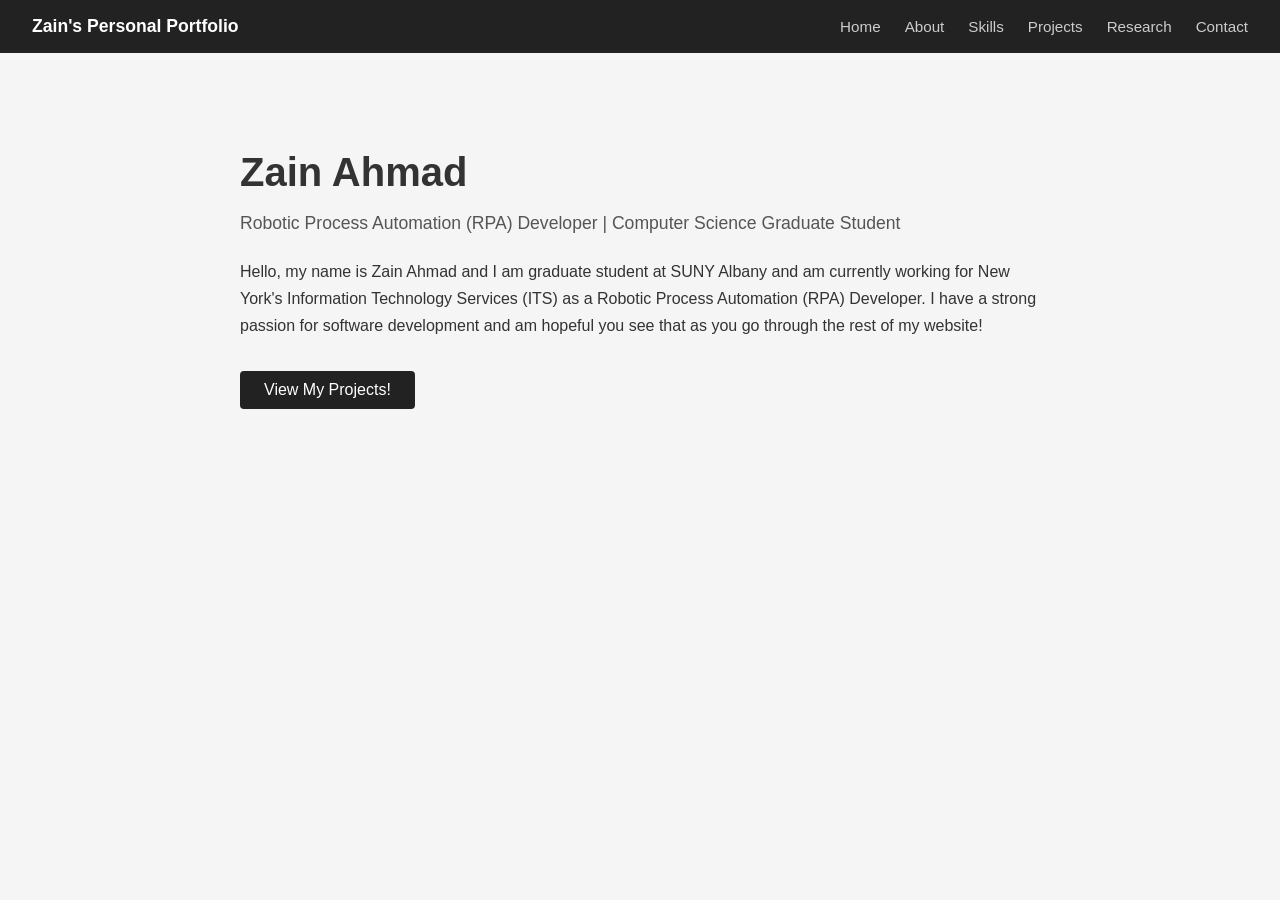
<file: index.html>
<!DOCTYPE html>
<html lang="en">
<head>
    <meta charset="UTF-8">
    <meta name="viewport" content="width=device-width, initial-scale=1.0">
    <title>Home</title>
    <!--Calling the stylesheet-->
    <link rel="stylesheet" href="style.css">
</head>
<body>
    <div id="app"></div>
    <!--Calling the script-->
    <script src="script.js"></script>
</body>
</html>
</file>
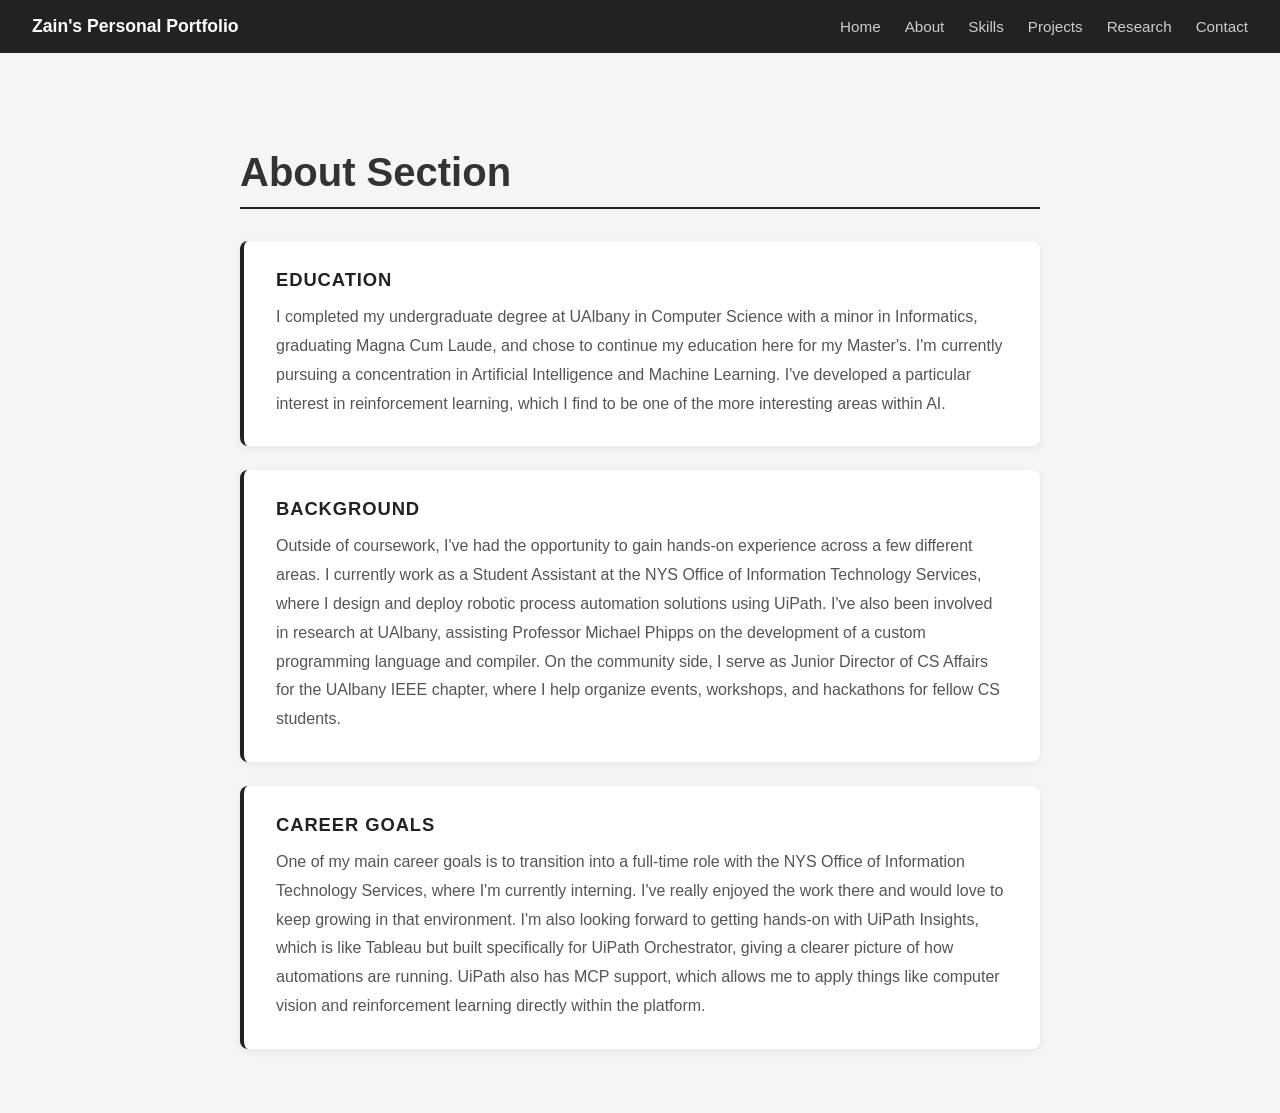
<file: about.html>
<!DOCTYPE html>
<html lang="en">
<head>
    <meta charset="UTF-8">
    <meta name="viewport" content="width=device-width, initial-scale=1.0">
    <title>About</title>
    <!-- Calling the stylesheet for this page and making sure its consistent across all pages -->
    <link rel="stylesheet" href="style.css">
</head>
<body>
<!-- Building the navigation bar with links to all the pages in this section, home, about, skills, projects, research, contact -->
    <nav>
        <div class="nav-container">
            <h2 class="logo">Zain's Personal Portfolio</h2>
            <ul class="nav-links">
                <li><a href="index.html">Home</a></li>
                <li><a href="about.html">About</a></li>
                <li><a href="skills.html">Skills</a></li>
                <li><a href="projects.html">Projects</a></li>
                <li><a href="research.html">Research</a></li>
                <li><a href="contact.html">Contact</a></li>
            </ul>
        </div>
    </nav>

    <section id="about" class="about">
        <!-- About section using header 1-->
        <h1>About Section</h1>
        <ul>
            <li>
                <!-- Education section using header 2-->
                <h2>Education</h2>
                <!-- Paragraph describing the education which I have completed and what is next-->
                <p>
                    I completed my undergraduate degree at UAlbany in Computer Science with a minor in Informatics, graduating Magna
                    Cum Laude, and chose to continue my education here for my Master's. I'm currently pursuing a concentration in
                    Artificial Intelligence and Machine Learning. I've developed a particular interest in reinforcement learning,
                    which I find to be one of the more interesting areas within AI.
                </p>
            </li>
            <li>
                <!-- Background section using header 2-->
                <h2>Background</h2>
                <!-- Paragraph describing my background-->
                <p>
                  Outside of coursework, I've had the opportunity to gain hands-on experience across a few different areas. I currently
                  work as a Student Assistant at the NYS Office of Information Technology Services, where I design and deploy robotic
                  process automation solutions using UiPath. I've also been involved in research at UAlbany, assisting Professor
                  Michael Phipps on the development of a custom programming language and compiler. On the community side, I serve as
                  Junior Director of CS Affairs for the UAlbany IEEE chapter, where I help organize events, workshops, and hackathons
                  for fellow CS students.
                </p>
            </li>

            <li>
                <!-- Carreer Goals section using header 2-->
                <h2>Career Goals</h2>
                <!-- Paragrpah section explaing what my career goals are and what I want to work on in the future-->
                <p>
                    One of my main career goals is to transition into a full-time role with the NYS Office of Information Technology
                    Services, where I'm currently interning. I've really enjoyed the work there and would love to keep growing in that
                    environment. I'm also looking forward to getting hands-on with UiPath Insights, which is like Tableau but
                    built specifically for UiPath Orchestrator, giving a clearer picture of how automations are running. UiPath also
                    has MCP support, which allows me to apply things like computer vision and reinforcement learning directly
                    within the platform.
                </p>
            </li>
        </ul>
    </section>
</body>
</html>
</file>
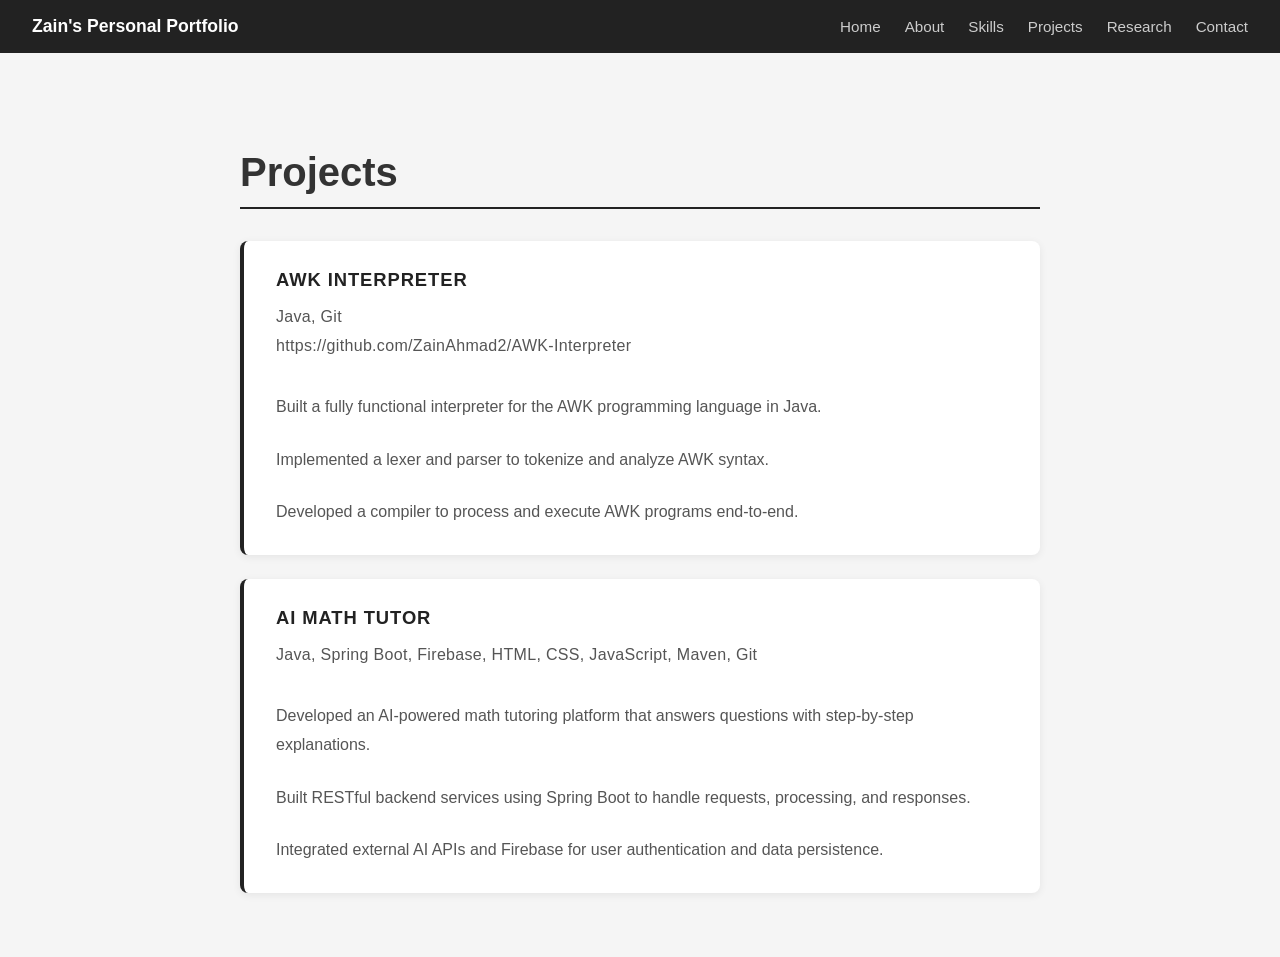
<file: projects.html>
<!DOCTYPE html>
<html lang="en">
<head>
    <meta charset="UTF-8">
    <meta name="viewport" content="width=device-width, initial-scale=1.0">
    <title>Projects</title>
    <!-- Calling the stylesheet for this page and making sure its consistent across all pages -->
    <link rel="stylesheet" href="style.css">
</head>
<body>
    <!-- Building the navigation bar with links to all the pages in this section, home, about, skills, projects, research, contact -->
    <nav>
        <div class="nav-container">
            <h2 class="logo">Zain's Personal Portfolio</h2>
            <ul class="nav-links">
                <li><a href="index.html">Home</a></li>
                <li><a href="about.html">About</a></li>
                <li><a href="skills.html">Skills</a></li>
                <li><a href="projects.html">Projects</a></li>
                <li><a href="research.html">Research</a></li>
                <li><a href="contact.html">Contact</a></li>
            </ul>
        </div>
    </nav>
    <!-- Project section -->
    <section id="projects" class="about">
        <h1>Projects</h1>
        <ul>
            <!-- The AWK Interpreter project with the description, languages used, and the link to the repo -->
            <li>
                <!-- Heading 2 for the AWK Interpreter project -->
                <h2>AWK Interpreter</h2>
                <!-- Paragraph div explaining the tools and languages used -->
                <p class="project-meta">Java, Git</p>
                <!-- Paragraph div with link to the repo -->
                <p class="project-meta"><a href="https://github.com/ZainAhmad2/AWK-Interpreter" target="_blank">https://github.com/ZainAhmad2/AWK-Interpreter</a></p>
                <!-- List of items describing the work I did for this project -->
                <ul class="project-bullets">
                    <li>Built a fully functional interpreter for the AWK programming language in Java.</li>
                    <li>Implemented a lexer and parser to tokenize and analyze AWK syntax.</li>
                    <li>Developed a compiler to process and execute AWK programs end-to-end.</li>
                </ul>
            </li>
             <!-- The Math tutor project with the description, languages used, and since the repo is private I could not include it -->
            <li>
                <h2>AI Math Tutor</h2>
                <p class="project-meta">Java, Spring Boot, Firebase, HTML, CSS, JavaScript, Maven, Git</p>
                <ul class="project-bullets">
                    <li>Developed an AI-powered math tutoring platform that answers questions with step-by-step explanations.</li>
                    <li>Built RESTful backend services using Spring Boot to handle requests, processing, and responses.</li>
                    <li>Integrated external AI APIs and Firebase for user authentication and data persistence.</li>
                </ul>
            </li>

        </ul>
    </section>

</body>
</html>
</file>
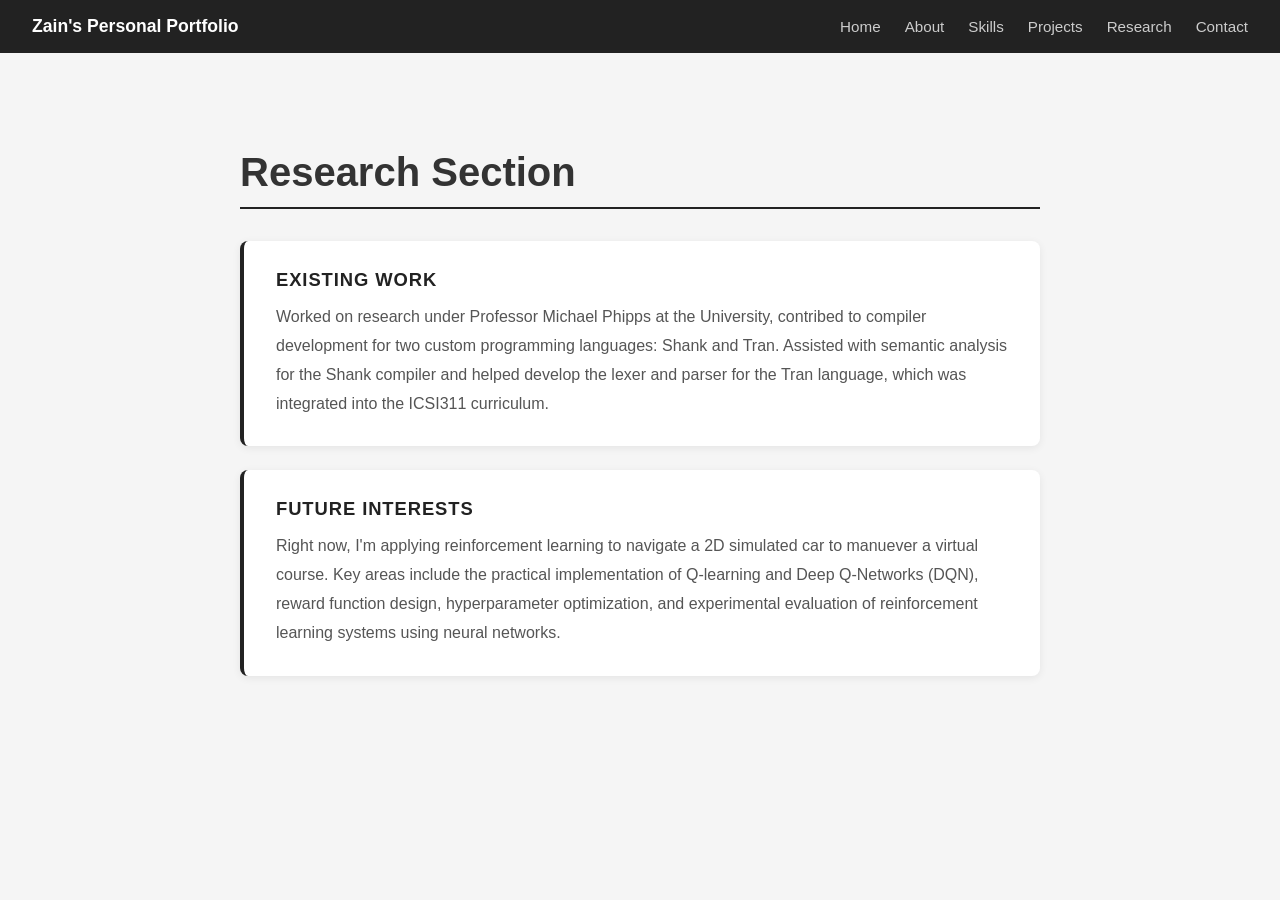
<file: research.html>
<!DOCTYPE html>
<html lang="en">
<head>
    <meta charset="UTF-8">
    <meta name="viewport" content="width=device-width, initial-scale=1.0">
    <title>Research</title>
    <!-- Calling the stylesheet for this page and making sure its consistent across all pages -->
    <link rel="stylesheet" href="style.css">
</head>
<body>
    <!-- Building the navigation bar with links to all the pages in this section, home, about, skills, projects, research, contact -->
    <nav>
        <div class="nav-container">
            <h2 class="logo">Zain's Personal Portfolio</h2>
            <ul class="nav-links">
                <li><a href="index.html">Home</a></li>
                <li><a href="about.html">About</a></li>
                <li><a href="skills.html">Skills</a></li>
                <li><a href="projects.html">Projects</a></li>
                <li><a href="research.html">Research</a></li>
                <li><a href="contact.html">Contact</a></li>
            </ul>
        </div>
    </nav>

    <section id="research" class="about">
        <!-- Heading 1 for the Research Section title -->
        <h1>Research Section</h1>
        <ul>
            <li>
                <!-- Heading 2 for the existing work section -->
                <h2>Existing Work</h2>
                <!-- Paragraph describing the research work I've done so far -->
                <p>
                    Worked on research under Professor Michael Phipps at the University, contribed to compiler
                    development for two custom programming languages: Shank and Tran. Assisted with semantic analysis for the Shank
                    compiler and helped develop the lexer and parser for the Tran language, which was integrated into the ICSI311
                    curriculum.
                </p>
            </li>

            <li>
                <!-- Paragraph describing the research work I'm planning on doing in the future, in a list of items -->
                <h2>Future Interests</h2>
                <p>
                    Right now, I'm applying reinforcement learning to navigate a 2D simulated car to manuever a virtual course. Key
                    areas include the practical implementation of Q-learning and Deep Q-Networks (DQN), reward function design,
                    hyperparameter optimization, and experimental evaluation of reinforcement learning systems using neural
                    networks.
                </p>
            </li>
        </ul>
    </section>
</body>
</html>
</file>
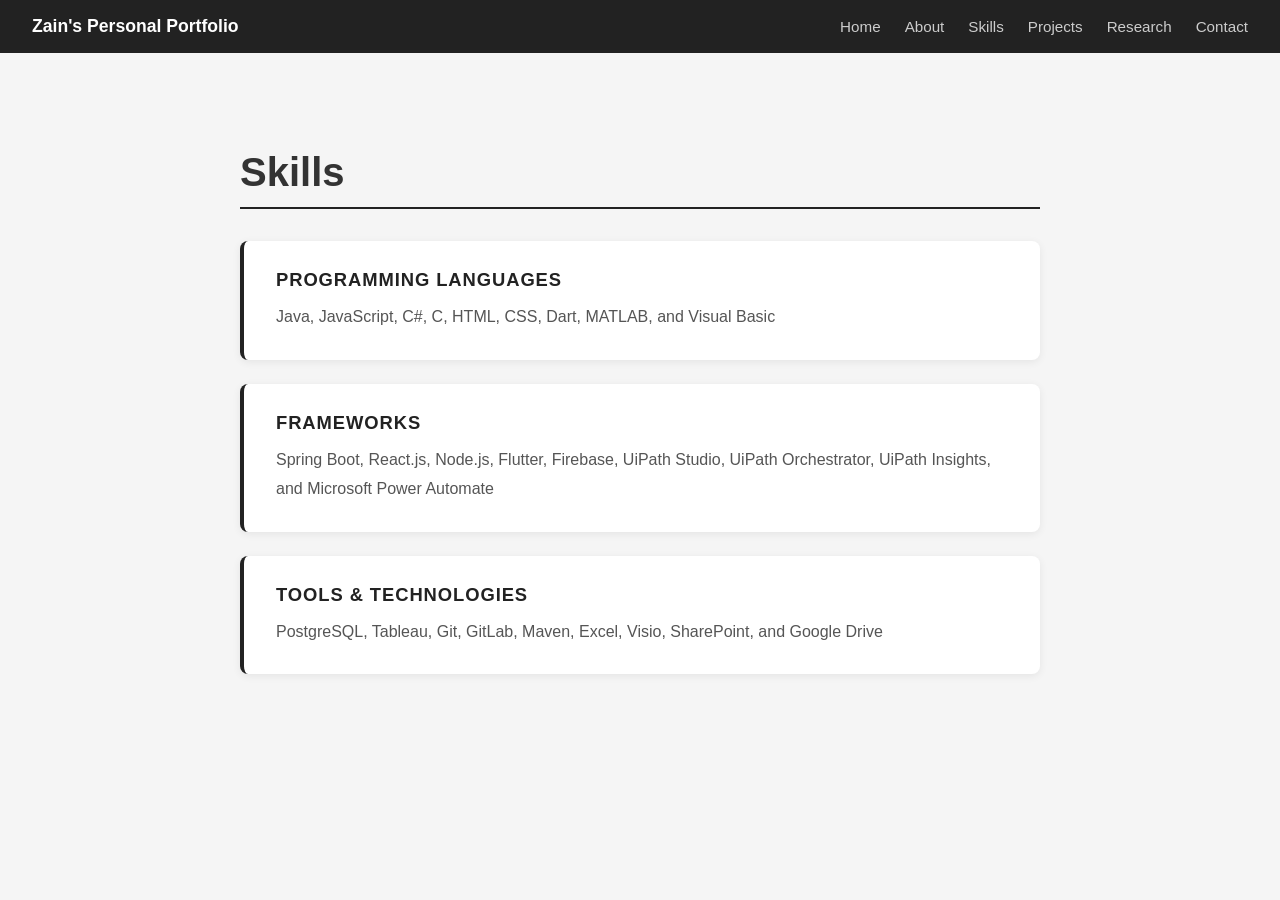
<file: skills.html>
<!DOCTYPE html>
<html lang="en">
<head>
    <meta charset="UTF-8">
    <meta name="viewport" content="width=device-width, initial-scale=1.0">
    <title>Skills</title>
    <!-- Calling the stylesheet for this page and making sure its consistent across all pages -->
    <link rel="stylesheet" href="style.css">
</head>
<body>
    <!-- Building the navigation bar with links to all the pages in this section, home, about, skills, projects, research, contact -->
    <nav>
        <div class="nav-container">
            <h2 class="logo">Zain's Personal Portfolio</h2>
            <ul class="nav-links">
                <li><a href="index.html">Home</a></li>
                <li><a href="about.html">About</a></li>
                <li><a href="skills.html">Skills</a></li>
                <li><a href="projects.html">Projects</a></li>
                <li><a href="research.html">Research</a></li>
                <li><a href="contact.html">Contact</a></li>
            </ul>
        </div>
    </nav>

    <section id="skills" class="about">
        <!-- Heading 1 for the Skills Section title -->
        <h1>Skills</h1>
        <ul>
            <li>
                <!-- Heading 2 for the programming languages section -->
                <h2>Programming Languages</h2>
                <!-- Paragraph describing the programming languages I'm proficient in -->
                <p>
                    Java, JavaScript, C#, C, HTML, CSS, Dart, MATLAB, and Visual Basic
                </p>
            </li>
            <li>
                <!-- Heading 2 for the frameworks section -->
                <h2>Frameworks</h2>
                <!-- Paragraph describing the frameworks I've used -->
                <p>
                    Spring Boot, React.js, Node.js, Flutter, Firebase, UiPath Studio, UiPath Orchestrator, UiPath Insights,
                    and Microsoft Power Automate
                </p>
            </li>
            <li>
                <!-- Heading 2 for the frameworks section -->
                <h2>Tools & Technologies</h2>
                <!-- Paragraph describing the tools and tech I've used -->
                <p>
                    PostgreSQL, Tableau, Git, GitLab, Maven, Excel, Visio, SharePoint, and Google Drive
                </p>
            </li>
        </ul>
    </section>

</body>
</html>
</file>
<file: style.css>
body {
    font-family: Arial, sans-serif;
    margin: 0;
    padding: 0;
    background-color: #f5f5f5;
    color: #333;
}

nav {
    background-color: #222;
    padding: 1rem 2rem;
}

.nav-container {
    display: flex;
    align-items: center;
    justify-content: space-between;
}

.logo {
    color: white;
    font-size: 1.1rem;
    margin: 0;
}

.nav-links {
    list-style: none;
    display: flex;
    gap: 1.5rem;
    margin: 0;
    padding: 0;
}

.nav-links a {
    color: #ccc;
    text-decoration: none;
    font-size: 0.95rem;
}

.nav-links a:hover {
    color: white;
}

.home {
    padding: 4rem 2rem;
    max-width: 800px;
    margin: 0 auto;
}

.home-content h1 {
    font-size: 2.5rem;
    margin-bottom: 0.5rem;
}

.home-content h3 {
    font-size: 1.1rem;
    font-weight: normal;
    color: #555;
    margin-bottom: 1.5rem;
}

.home-content p {
    font-size: 1rem;
    line-height: 1.7;
    margin-bottom: 2rem;
}

#projectsBtn {
    padding: 0.6rem 1.5rem;
    background-color: #222;
    color: white;
    border: none;
    font-size: 1rem;
    cursor: pointer;
    border-radius: 4px;
}

#projectsBtn:hover {
    background-color: #444;
}

.about {
    padding: 4rem 2rem;
    max-width: 800px;
    margin: 0 auto;
}

.about h1 {
    font-size: 2.5rem;
    margin-bottom: 0.4rem;
    padding-bottom: 0.75rem;
    border-bottom: 2px solid #222;
}

.about ul {
    list-style: none;
    padding: 0;
    margin: 2rem 0 0;
    display: flex;
    flex-direction: column;
    gap: 1.5rem;
}

.about li {
    background: white;
    border-radius: 8px;
    padding: 1.75rem 2rem;
    box-shadow: 0 2px 8px rgba(0, 0, 0, 0.07);
    border-left: 4px solid #222;
}

.about h2 {
    font-size: 1.15rem;
    text-transform: uppercase;
    letter-spacing: 0.05em;
    color: #222;
    margin: 0 0 0.75rem;
}

.about p {
    font-size: 1rem;
    line-height: 1.8;
    color: #555;
    margin: 0;
}

.project-meta {
    font-size: 0.85rem;
    color: #888;
    margin: 0 0 0.75rem;
    letter-spacing: 0.02em;
}

.project-meta a {
    color: #555;
    text-decoration: none;
    font-weight: 500;
}

.project-meta a:hover {
    color: #222;
    text-decoration: underline;
}

.project-bullets {
    list-style: disc;
    padding-left: 1.25rem;
    margin: 0;
    display: flex;
    flex-direction: column;
    gap: 0.4rem;
}
/* Reset the cars styling inherited from the original about me section*/
.project-bullets li {
    background: none;
    border-radius: 0;
    padding: 0;
    box-shadow: none;
    border-left: none;
    font-size: 1rem;
    line-height: 1.8;
    color: #555;
}

.page-wrapper {
    max-width: 800px;
    margin: 0 auto;
    padding: 4rem 2rem;
}

.contact {
    margin-bottom: 4rem;
}

.contact h1 {
    font-size: 2.5rem;
    margin-bottom: 0.4rem;
    padding-bottom: 0.75rem;
    border-bottom: 2px solid #222;
}

.contact-intro {
    font-size: 1rem;
    color: #555;
    margin: 1rem 0 2rem;
    line-height: 1.7;
}

.contact-links {
    display: flex;
    flex-direction: column;
    gap: 0;
    border-top: 1px solid #e0e0e0;
}

.contact-link {
    display: flex;
    align-items: baseline;
    gap: 1.5rem;
    padding: 1rem 0;
    border-bottom: 1px solid #e0e0e0;
    text-decoration: none;
    color: inherit;
    transition: background 0.15s;
}

.contact-link:hover .contact-link-value {
    text-decoration: underline;
    color: #000;
}

.contact-link-label {
    font-size: 0.8rem;
    text-transform: uppercase;
    letter-spacing: 0.07em;
    color: #888;
    width: 70px;
    flex-shrink: 0;
}

.contact-link-value {
    font-size: 1rem;
    color: #222;
    font-weight: 500;
}

/* Contact Form */

.contact-form {
    margin-top: 2.5rem;
    display: flex;
    flex-direction: column;
    gap: 1rem;
    background: white;
    border-radius: 8px;
    padding: 1.75rem 2rem;
    box-shadow: 0 2px 8px rgba(0, 0, 0, 0.07);
    border-left: 4px solid #222;
}

.contact-form-heading {
    font-size: 1.15rem;
    text-transform: uppercase;
    letter-spacing: 0.05em;
    margin: 0 0 0.5rem;
    color: #222;
}

.contact-form-row {
    display: flex;
    gap: 1rem;
}

.contact-field {
    display: flex;
    flex-direction: column;
    gap: 0.35rem;
    flex: 1;
}

.contact-field label {
    font-size: 0.8rem;
    text-transform: uppercase;
    letter-spacing: 0.07em;
    color: #888;
}

.contact-field input,
.contact-field textarea {
    padding: 0.6rem 0.9rem;
    border: 1px solid #ccc;
    border-radius: 4px;
    font-size: 0.95rem;
    font-family: inherit;
    color: #222;
    background: white;
    transition: border-color 0.15s;
}

.contact-field input:focus,
.contact-field textarea:focus {
    outline: none;
    border-color: #222;
}

.contact-field textarea {
    resize: vertical;
    min-height: 120px;
    box-sizing: border-box;
    width: 100%;
}

.contact-form-btn {
    align-self: flex-start;
    padding: 0.6rem 1.5rem;
    background-color: #222;
    color: white;
    border: none;
    border-radius: 4px;
    font-size: 0.95rem;
    cursor: pointer;
}

.contact-form-btn:hover {
    background-color: #444;
}

.contact-form-btn:disabled {
    opacity: 0.6;
    cursor: not-allowed;
}

.contact-form-status {
    font-size: 0.9rem;
    margin: 0;
    min-height: 1.2em;
}

.contact-form-status--success {
    color: #2a7a2a;
}

.contact-form-status--error {
    color: #b00020;
}

/* Community Board */

.community-heading {
    font-size: 2rem;
    margin-bottom: 0.3rem;
    padding-bottom: 0.75rem;
    border-bottom: 2px solid #222;
}


.community-form {
    display: flex;
    flex-direction: column;
    gap: 0.75rem;
    margin-bottom: 2.5rem;
}

.community-form-row {
    display: flex;
    gap: 0.75rem;
}

.community-input {
    flex: 1;
    padding: 0.6rem 0.9rem;
    border: 1px solid #ccc;
    border-radius: 4px;
    font-size: 0.95rem;
    font-family: inherit;
}

.community-input:focus {
    outline: none;
    border-color: #222;
}

.community-textarea {
    width: 100%;
    padding: 0.6rem 0.9rem;
    border: 1px solid #ccc;
    border-radius: 4px;
    font-size: 0.95rem;
    font-family: inherit;
    resize: vertical;
    min-height: 90px;
    box-sizing: border-box;
}

.community-textarea:focus {
    outline: none;
    border-color: #222;
}
/* I added a nowrap here to prevent the submit button from breaking into multiple lines when the screen is narrow */
.community-submit {
    padding: 0.6rem 1.4rem;
    background-color: #222;
    color: white;
    border: none;
    border-radius: 4px;
    font-size: 0.95rem;
    cursor: pointer;
    white-space: nowrap;
}

.community-submit:hover {
    background-color: #444;
}

.community-grid {
    display: flex;
    flex-direction: column;
    gap: 1.25rem;
}

.community-card {
    background: white;
    border-radius: 8px;
    padding: 1.4rem 1.75rem;
    box-shadow: 0 2px 8px rgba(0, 0, 0, 0.07);
    border-left: 4px solid #222;
}

.community-meta {
    font-size: 0.8rem;
    text-transform: uppercase;
    letter-spacing: 0.05em;
    color: #888;
    margin-bottom: 0.5rem;
}

.community-message {
    font-size: 0.95rem;
    color: #333;
    line-height: 1.7;
    margin: 0;
    white-space: pre-wrap;
}
</file>
